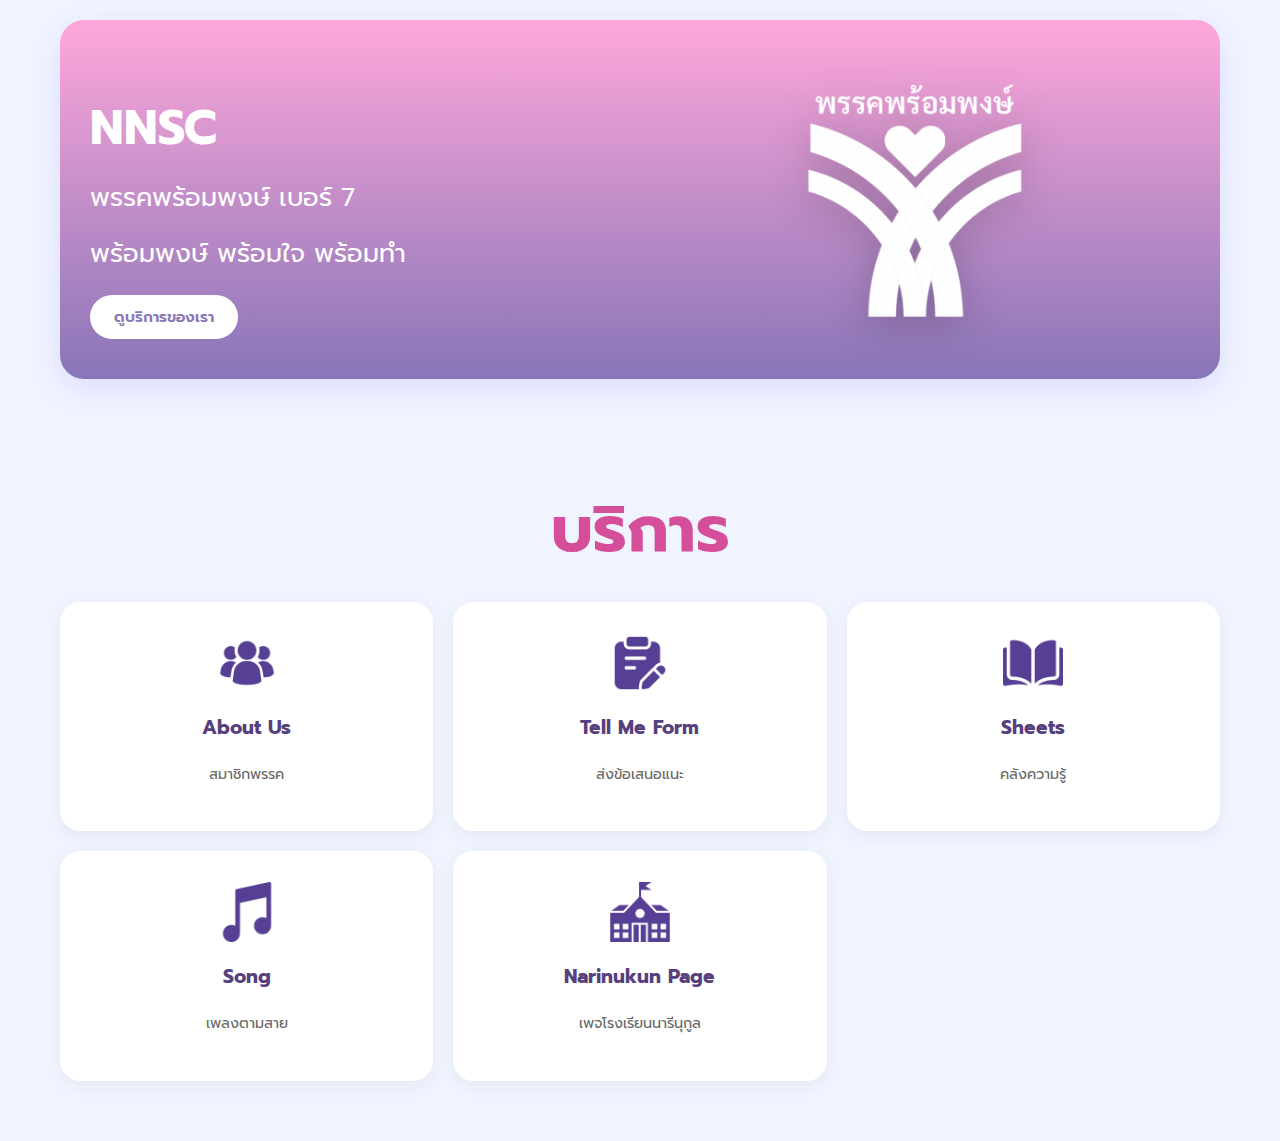
<file: index.html>
<!DOCTYPE html>
<html lang="en">
<head>
    <meta charset="UTF-8">
    <meta name="viewport" content="width=device-width, initial-scale=1.0">
    <title>NNSC - พรรคพร้อมพงษ์</title>
    <link rel="stylesheet" href="style.css"> </head>
</head>
<body>
    <div class="container">
        <div class="hero-card">
            <div class="hero-content">
                <h2>NNSC</h2>
                <p>พรรคพร้อมพงษ์ เบอร์ 7</p>
                <p>พร้อมพงษ์ พร้อมใจ พร้อมทำ</p>
                <a href="#services" class="btn">ดูบริการของเรา</a>
            </div>
            <div class="hero-image">
                <img src="img/lgw.png" alt="logo">
            </div>
        </div>

        <div id="services" style="padding-top: 20px;">
            <div class="page-title">
                <h2>บริการ</h2>
            </div>

            <div class="member-grid" >
                <a href="Member.html" style="text-decoration: none;">
                    <div class="member-card" style="height: 100%; flex-direction: column; text-align: center;">
                        <img class="icon" src="img/group1.png" alt="About Us" style="width: 60px; height: 60px; margin-bottom: 10px; object-fit: contain;">
                        <h3 class="member-name" style="margin-top: 10px;">About Us</h3>
                        <p style="color: #666; font-size: 0.9rem;">สมาชิกพรรค</p>
                    </div>
                </a>

                <a href="https://forms.gle/yzzyZLSdyQjXA4rs5" target="_blank" style="text-decoration: none;">
                    <div class="member-card" style="height: 100%; flex-direction: column; text-align: center;">
                        <img class="icon" src="img/exam.png" alt="form" style="width: 60px; height: 60px; margin-bottom: 10px; object-fit: contain;">
                        <h3 class="member-name" style="margin-top: 10px;">Tell Me Form</h3>
                        <p style="color: #666; font-size: 0.9rem;">ส่งข้อเสนอแนะ</p>
                    </div>
                </a>

                <a href="Sheet.html" style="text-decoration: none;">
                    <div class="member-card" style="height: 100%; flex-direction: column; text-align: center;">
                        <img class="icon" src="img/open-book.png" alt="sheets" style="width: 60px; height: 60px; margin-bottom: 10px; object-fit: contain;">
                        <h3 class="member-name" style="margin-top: 10px;">Sheets</h3>
                        <p style="color: #666; font-size: 0.9rem;">คลังความรู้</p>
                    </div>
                </a>

                <a href="https://forms.gle/CNDpxktXXNGmc9nBA" target="_blank" style="text-decoration: none;">
                    <div class="member-card" style="height: 100%; flex-direction: column; text-align: center;">
                        <img class="icon" src="img/music.png" alt="song" style="width: 60px; height: 60px; margin-bottom: 10px; object-fit: contain;">
                        <h3 class="member-name" style="margin-top: 10px;">Song</h3>
                        <p style="color: #666; font-size: 0.9rem;">เพลงตามสาย</p>
                    </div>
                </a>

                <a href="http://narinukun.ac.th/" target="_blank"  style="text-decoration: none;">
                    <div class="member-card" style="height: 100%; flex-direction: column; text-align: center;">
                        <img class="icon" src="img/school.png" alt="school" style="width: 60px; height: 60px; margin-bottom: 10px; object-fit: contain;">
                        <h3 class="member-name" style="margin-top: 10px;">Narinukun Page</h3>
                        <p style="color: #666; font-size: 0.9rem;">เพจโรงเรียนนารีนุกูล</p>
                    </div>
                </a>
            </div>
        </div>
    </div>
</body>
</html>
</file>
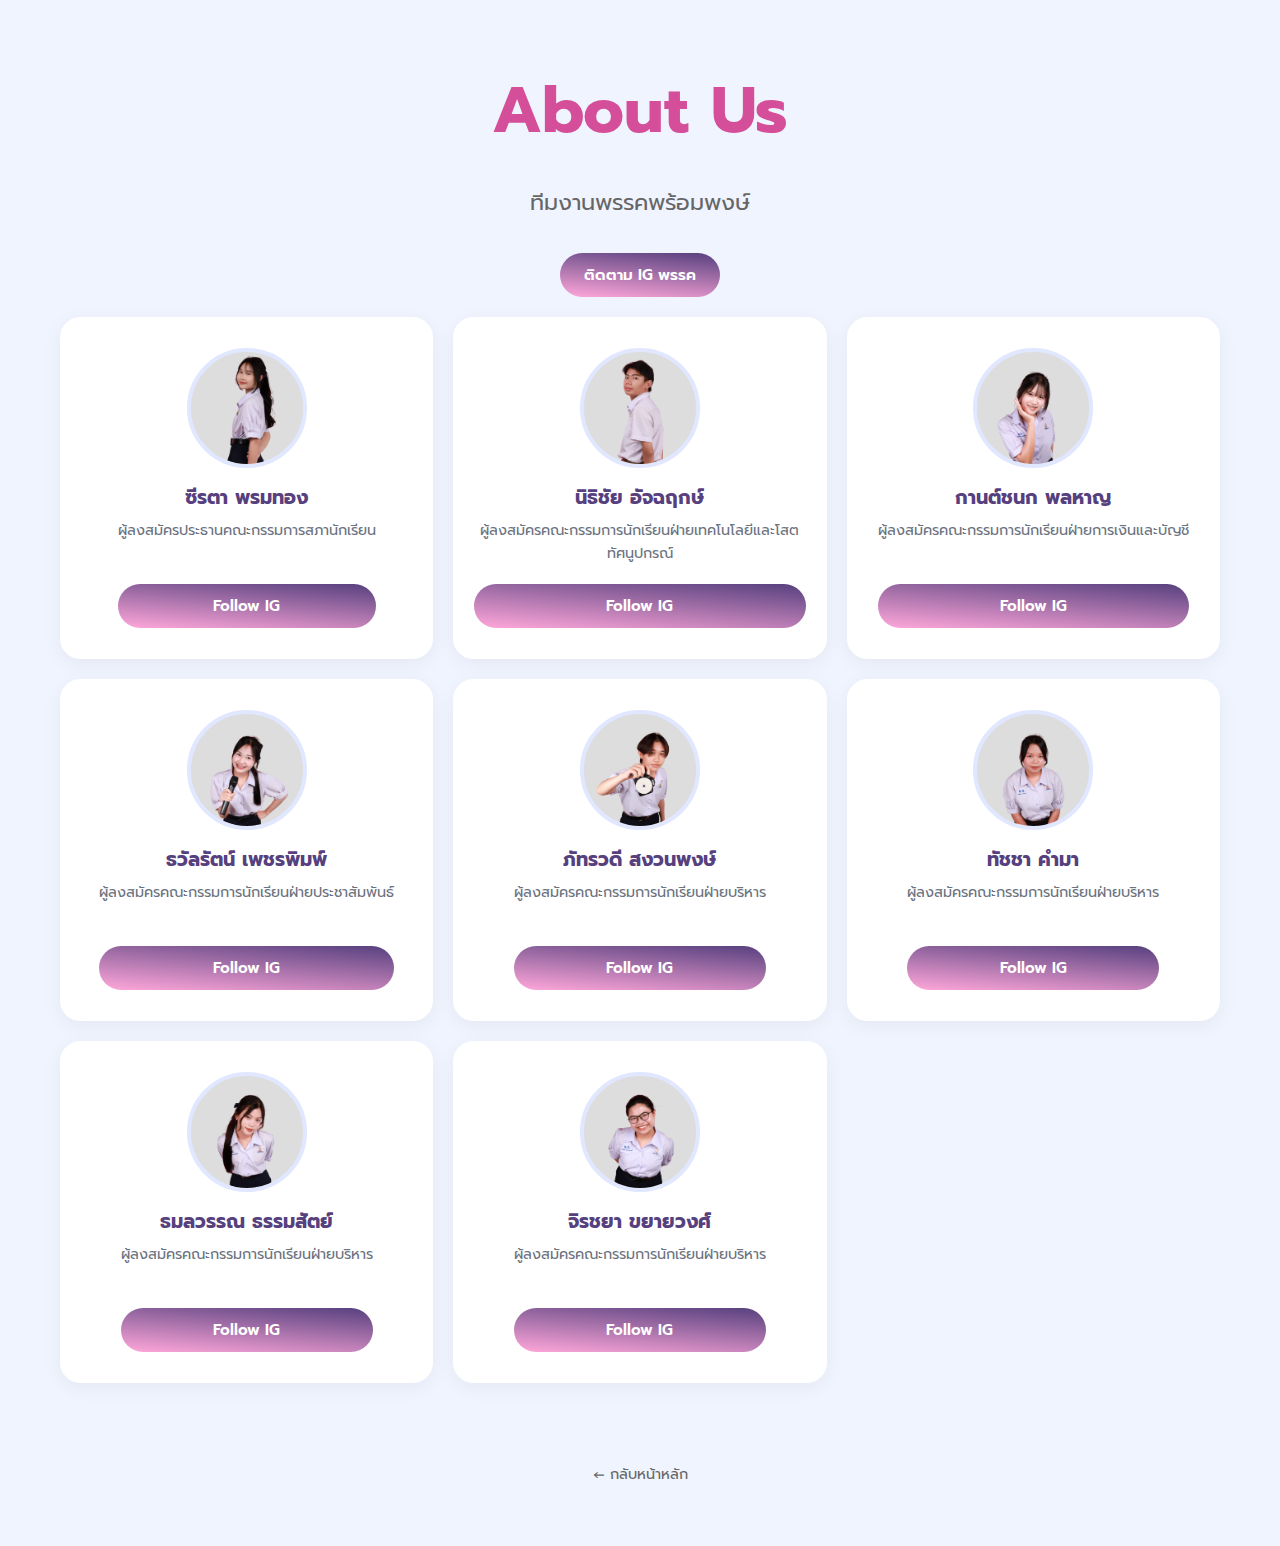
<file: Member.html>
<!DOCTYPE html>
<html lang="en">
<head>
    <meta charset="UTF-8">
    <meta name="viewport" content="width=device-width, initial-scale=1.0">
    <title>About Us - NNSC</title>
    <link rel="stylesheet" href="style.css"> </head>
<body>

    <div class="container">
        <div class="page-title">
            <h1>About Us</h1>
            <p>ทีมงานพรรคพร้อมพงษ์</p>
            <a href="https://www.instagram.com/wearephromphong" target="_blank" class="btn btn-ig" style="width: auto; display: inline-flex; margin-top:10px;">
                ติดตาม IG พรรค
            </a>
        </div>

        <div class="member-grid">

            <div class="member-card">
                <img src="img/zee.png" alt="ซีรตา" class="member-img">
                <div class="member-info">
                    <h3 class="member-name">ซีรตา พรมทอง</h3>
                    <div class="member-role">ผู้ลงสมัครประธานคณะกรรมการสภานักเรียน</div>
                    <a href="https://instagram.com/sirata_aa" target="_blank" class="btn btn-ig">Follow IG</a>
                </div>
            </div>

            <div class="member-card">
                <img src="img/pha.png" alt="นิธิชัย" class="member-img"> <div class="member-info">
                    <h3 class="member-name">นิธิชัย อัจฉฤกษ์</h3>
                    <div class="member-role">ผู้ลงสมัครคณะกรรมการนักเรียนฝ่ายเทคโนโลยีและโสตทัศนูปกรณ์</div>
                    <a href="https://instagram.com/imnotphupha" target="_blank" class="btn btn-ig">Follow IG</a>
                </div>
            </div>

            <div class="member-card">
                <img src="img/num.png" alt="กานต์ชนก" class="member-img">
                <div class="member-info">
                    <h3 class="member-name">กานต์ชนก พลหาญ</h3>
                    <div class="member-role">ผู้ลงสมัครคณะกรรมการนักเรียนฝ่ายการเงินและบัญชี</div>
                    <a href="https://instagram.com/eieutttt" target="_blank" class="btn btn-ig">Follow IG</a>
                </div>
            </div>

            <div class="member-card">
                <img src="img/da.png" alt="ธวัลรัตน์" class="member-img">
                <div class="member-info">
                    <h3 class="member-name">ธวัลรัตน์ เพชรพิมพ์</h3>
                    <div class="member-role">ผู้ลงสมัครคณะกรรมการนักเรียนฝ่ายประชาสัมพันธ์</div>
                    <a href="https://instagram.com/julieonsayo" target="_blank" class="btn btn-ig">Follow IG</a>
                </div>
            </div>

            <div class="member-card">
                <img src="img/pat.png" alt="ภัทรวดี" class="member-img">
                <div class="member-info">
                    <h3 class="member-name">ภัทรวดี สงวนพงษ์</h3>
                    <div class="member-role">ผู้ลงสมัครคณะกรรมการนักเรียนฝ่ายบริหาร</div>
                    <a href="https://instagram.com/p1foru" target="_blank" class="btn btn-ig">Follow IG</a>
                </div>
            </div>

            <div class="member-card">
                <img src="img/fang.png" alt="ทัชชา" class="member-img">
                <div class="member-info">
                    <h3 class="member-name">ทัชชา คำมา</h3>
                    <div class="member-role">ผู้ลงสมัครคณะกรรมการนักเรียนฝ่ายบริหาร</div>
                    <a href="https://instagram.com/lmn_km5" target="_blank" class="btn btn-ig">Follow IG</a>
                </div>
            </div>

            <div class="member-card">
                <img src="img/ing.png" alt="ธมลวรรณ" class="member-img">
                <div class="member-info">
                    <h3 class="member-name">ธมลวรรณ ธรรมสัตย์</h3>
                    <div class="member-role">ผู้ลงสมัครคณะกรรมการนักเรียนฝ่ายบริหาร</div>
                    <a href="https://instagram.com/ixnngg_.01" target="_blank" class="btn btn-ig">Follow IG</a>
                </div>
            </div>

            <div class="member-card">
                <img src="img/ae.png" alt="จิรชยา" class="member-img">
                <div class="member-info">
                    <h3 class="member-name">จิรชยา ขยายวงศ์</h3>
                    <div class="member-role">ผู้ลงสมัครคณะกรรมการนักเรียนฝ่ายบริหาร</div>
                    <a href="https://instagram.com/ayeye_ya" target="_blank" class="btn btn-ig">Follow IG</a>
                </div>
            </div>
        </div>

        <div style="text-align: center; margin-top: 20px;">
            <a href="index.html" class="nav-back">← กลับหน้าหลัก</a>
        </div>
    </div>

</body>
</html>
</file>
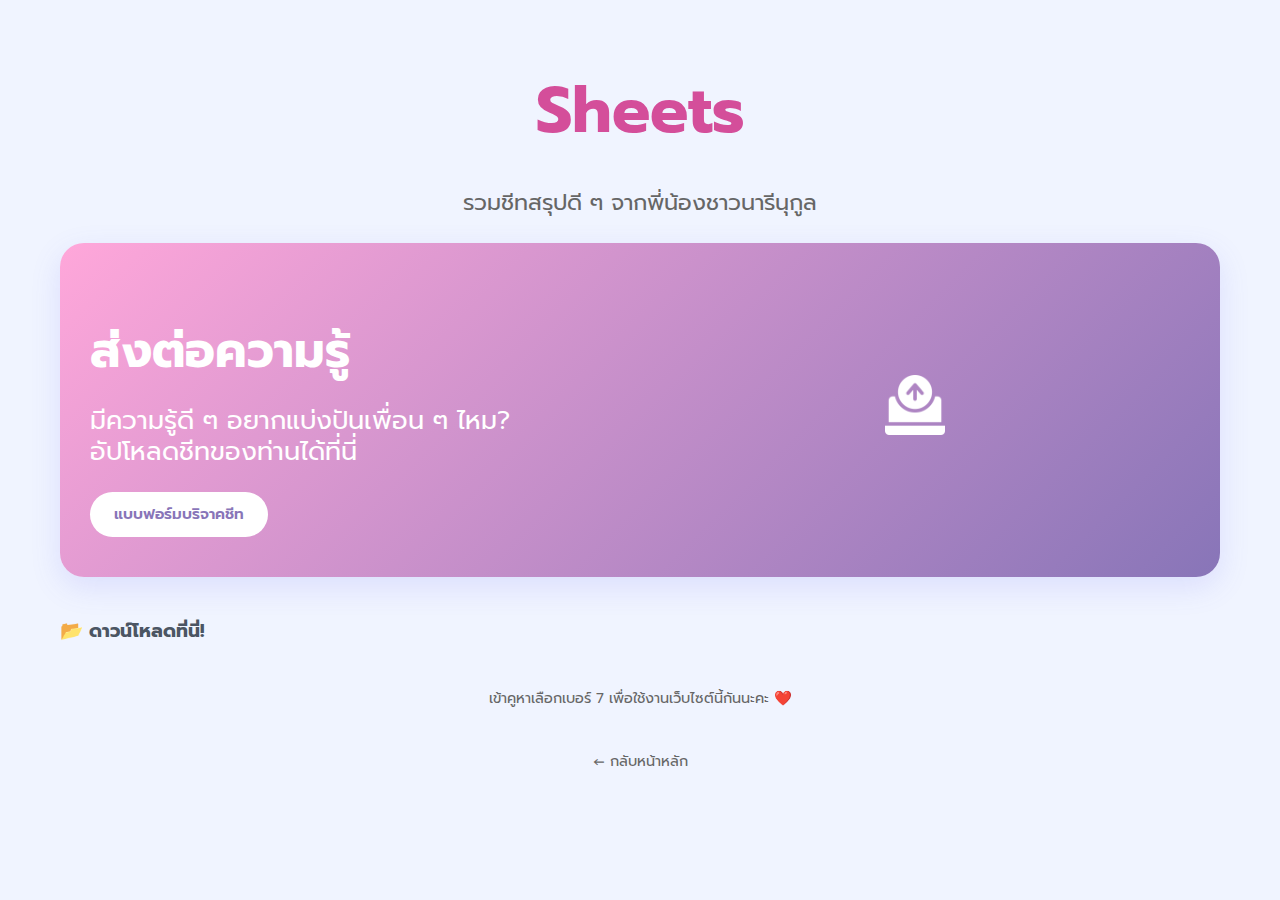
<file: Sheet.html>
<!DOCTYPE html>
<html lang="th">
<head>
    <meta charset="UTF-8">
    <meta name="viewport" content="width=device-width, initial-scale=1.0">
    <title>Sheets</title>
    <link rel="stylesheet" href="style.css">
</head>
<body>

    <div class="container">
        
        <div class="page-title">
            <h1>Sheets</h1>
            <p>รวมชีทสรุปดี ๆ จากพี่น้องชาวนารีนุกูล</p>
        </div>

        <div class="hero-card" style="background: linear-gradient(135deg, var(--secondary) 0%, var(--primary) 100%)">
            <div class="hero-content">
                <h2>ส่งต่อความรู้</h2>
                <p>มีความรู้ดี ๆ อยากแบ่งปันเพื่อน ๆ ไหม? <br>อัปโหลดชีทของท่านได้ที่นี่</p>
                <a href="https://forms.gle/EYBqmkRjh8NPPjRb8" target="_blank" class="btn" >
                    แบบฟอร์มบริจาคชีท
                </a>
            </div>
            <div class="hero-image">
                <img class="icon" src="img/output.png" alt="output" style="width: 60px; height: 60px; margin-bottom: 10px; object-fit: contain;">
            </div>
        </div>

        <h3 style="margin-bottom: 20px; color: #4b5563;">📂 ดาวน์โหลดที่นี่!</h3>
        
        

        <div style="text-align: center; margin-top: 40px;">
            <p style="margin-bottom: 20px; font-size: 0.9rem; color: #666;">
                เข้าคูหาเลือกเบอร์ 7 เพื่อใช้งานเว็บไซต์นี้กันนะคะ ❤️
            </p>
            <a href="index.html" class="nav-back">← กลับหน้าหลัก</a>
        </div>

    </div>

</body>
</html>
</file>
<file: style.css>
@import url("https://fonts.googleapis.com/css2?family=Prompt:wght@300;400;600;700&display=swap");

:root {
    --primary: hsl(257, 32%, 59%);
    --secondary: #ffa7da;
    --tertiary:#d44e9a;
    --quaternary:#56407e;
    --bg-color: #f0f4ff;
    --glass-bg: rgba(255, 255, 255, 0.7);
    --glass-border: rgba(255, 159, 204, 0.8);
    --shadow: 0 10px 30px rgba(99, 102, 241, 0.15);
}

* {
    box-sizing: border-box; 
}

body {
    font-family: 'Prompt', sans-serif;
    background-color: var(--bg-color);
    margin: 0;
    padding: 0;
    color: #333;
    line-height: 1.6;
    -webkit-font-smoothing: antialiased;
}


.container {
    width: 100%;
    max-width: 1200px;
    margin: 0 auto;
    padding: 20px;
}


.page-title {
    text-align: center;
    margin: 40px 0 20px;
}

.page-title h1 {
    font-size: clamp(2.5rem, 5vw, 4rem); 
    color: var(--tertiary);
    margin: 0;
    font-weight: 700;
}

.page-title h2 {
    font-size: clamp(2.5rem, 5vw, 4rem); 
    color: var(--tertiary);
    margin: 0;
    font-weight: 700;
}

.page-title p {
    color: #666;
    font-size: 1.4rem;
}


.hero-card {
    background: linear-gradient(180deg, var(--secondary) 0%, var(--primary) 100%);
    border-radius: 24px;
    padding: 40px 30px;
    color: rgb(255, 255, 255);
    display: flex;
    align-items: center;
    justify-content: space-between;
    box-shadow: var(--shadow);
    margin-bottom: 40px;
    overflow: hidden;
    position: relative;
}

.hero-content {
    flex: 1;
    z-index: 2;
}

.hero-content h2 {
    font-size: clamp(1.8rem, 4vw, 3rem);
    margin-bottom: 10px;
    line-height: 1.2;
}

.hero-content p {
    font-size: clamp(1.2rem, 4vw, 1.6rem);
    margin-bottom: 10px;
    line-height: 1.2;
}

.hero-image {
    flex: 1;
    display: flex;
    justify-content: center;
    align-items: center;
}

.hero-image img {
    max-width: 250px;
    width: 100%;
    filter: drop-shadow(0 10px 20px rgba(0,0,0,0.2));
}


.member-grid {
    display: grid;
    grid-template-columns: repeat(auto-fill, minmax(280px, 1fr));
    gap: 20px;
    padding-bottom: 40px;
}

.member-card {
    background: white;
    border-radius: 20px;
    padding: 30px 20px;
    text-align: center;
    box-shadow: 0 5px 20px rgba(0,0,0,0.05);
    transition: transform 0.3s ease;
    border: 1px solid white;
    display: flex;
    flex-direction: column;
    align-items: center;
}

.member-card:hover {
    transform: translateY(-5px);
    box-shadow: 0 15px 30px rgba(99, 102, 241, 0.15);
}

.member-img {
    width: 120px;
    height: 120px;
    border-radius: 50%;
    object-fit: cover;
    margin-bottom: 15px;
    border: 4px solid #e0e7ff;
    background-color: #ddd; 
}

.member-name {
    font-size: 1.2rem;
    font-weight: 700;
    color: var(--quaternary);
    margin: 0 0 5px;
}

.member-role {
    font-size: 0.9rem;
    color: #6b7280;
    margin-bottom: 20px;
    height: 45px;
    display: flex;
    align-items: start;
    justify-content: center;
}


.btn {
    display: inline-flex;
    align-items: center;
    justify-content: center;
    padding: 10px 24px;
    background-color: var(--bg-color);
    color: var(--primary);
    border-radius: 50px;
    text-decoration: none;
    font-weight: 600;
    transition: all 0.2s;
    font-size: 0.95rem;
    gap: 8px;
}

.hero-content .btn {
    background: white;
    color: var(--primary);
    margin-top: 15px;
}

.btn-primary {
    background: linear-gradient(45deg, var(--secondary), var(--primary));
    color: white;
    width: 100%;
}

.btn-ig {
    background: linear-gradient(5deg, var(--secondary) 0%, var(--quaternary) 100%);
    color: white;
    width: 100%;
    margin-top: auto; 
}

.btn:hover {
    transform: scale(1.03);
    box-shadow: 0 5px 15px rgba(0,0,0,0.1);
}

.nav-back {
    display: inline-block;
    margin: 20px 0 40px;
    color: #666;
    text-decoration: none;
    font-size: 0.9rem;
}

.icon {
   filter: invert(28%) sepia(35%) saturate(1478%) hue-rotate(221deg) brightness(88%) contrast(92%);
}

.hero-image .icon {
   filter: brightness(0) invert(1);
}

.plc-grid {
    display: grid;
    grid-template-columns: repeat(auto-fit, minmax(300px, 1fr));
    gap: 25px;
    padding: 20px 0;
    width: 100%;
    justify-items: center;
    justify-content: center; 
    margin-bottom: 50px;
}

.plc-card {
  text-decoration: none;
  max-width:380px;
  width: 100%;
  background: #ffffff;
  border-radius: 16px; 
  overflow: hidden;
  box-shadow: var(--soft-shadow);
  transition:0.3s;
  border: 1px solid #eee;
  display: flex;
  flex-direction: column;
  color: inherit;
  margin: 0 auto;
}

.plc-card:hover {
  transform: translateY(-10px);
  box-shadow: 0 20px 40px rgba(0, 0, 0, 0.12);
}

.plc-img {
    width: 100%;
    height: 200px; 
    object-fit: cover; 
}

.plc-image-container {
  position: relative;
  overflow: hidden;
}

.plc-image-container img {
  width: 100%;
  display: block;
  transition: transform 0.6s ease;
}

.plc-card:hover img {
  transform: scale(1.1);
}

.plc-content {
  padding: 24px;
}

.plc-title {
  font-size: 1.5rem;
  font-weight: 700;
  color:var(--quaternary);
  margin-bottom: 40px;
  line-height: 1.2;
  text-align: center;
}

.plc-excerpt {
  color: #666;
  font-size: 1rem;
  line-height: 1.6;
  margin-bottom: 24px;
}


.plc-card:hover .ptp-circle-arrow {
  width: 45px; 
}


@media (max-width: 768px) {
    .container {
        padding: 15px;
    }
    
    .hero-card {
        flex-direction: column-reverse; 
        text-align: center;
        padding: 30px 20px;
    }

    .hero-image img {
        max-width: 180px;
        margin-bottom: 20px;
    }

    .member-grid {
        grid-template-columns: 1fr; 
        gap: 15px;
    }
    
    .member-card {
        flex-direction: row; 
        text-align: left;
        padding: 15px;
        align-items: center;
    }
    
    .member-img {
        width: 80px;
        height: 80px;
        margin-bottom: 0;
        margin-right: 15px;
    }
    
    .member-info {
        flex: 1;
    }
    
    .member-role {
        height: auto;
        justify-content: flex-start;
        margin-bottom: 10px;
        font-size: 0.85rem;
    }
    
    .btn-ig {
        width: auto;
        padding: 6px 15px;
        font-size: 0.8rem;
    }

    .plc-grid {
        grid-template-columns: 1fr; 
        gap: 15px;
    }
    
    .page-title h1 {
        font-size: 2rem; 
    }

    .plc-grid {
        grid-template-columns: repeat(auto-fit, minmax(250px, 1fr));
        gap: 15px; 
    }

    .plc-card {
        max-width: 100%;
    }

    .plc-title {
        font-size: 1.2rem; 
        margin-bottom: 20px;
    }
}
</file>
